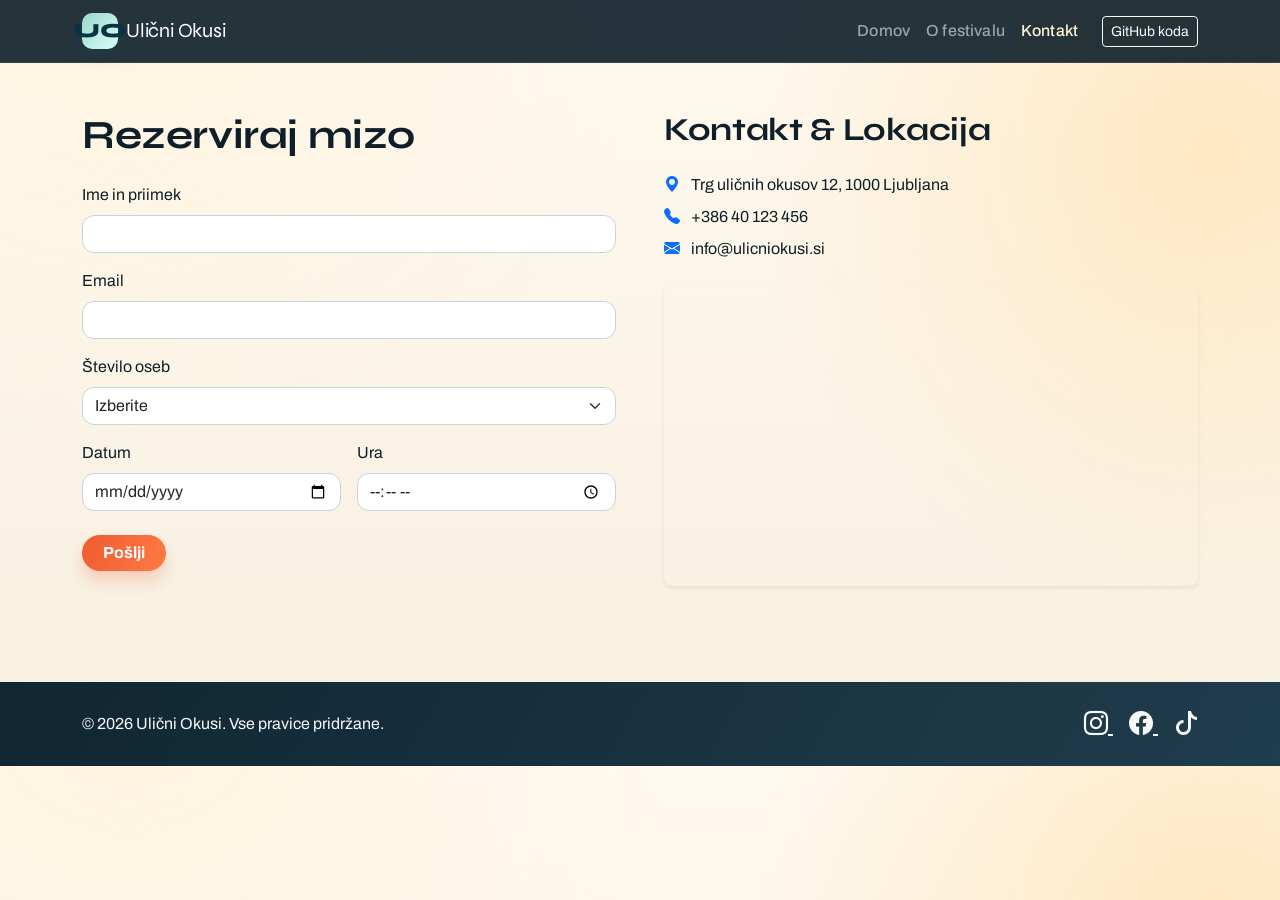
<file: kontakt.html>
<!doctype html>
<html lang="sl">
  <head>
    <meta charset="utf-8" />
    <meta name="viewport" content="width=device-width, initial-scale=1" />
    <title>Kontakt – Ulični Okusi</title>
    <link
      href="https://cdn.jsdelivr.net/npm/bootstrap@5.3.3/dist/css/bootstrap.min.css"
      rel="stylesheet"
      integrity="sha384-QWTKZyjpPEjISv5WaRU9OFeRpok6YctnYmDr5pNlyT2bRjXh0JMhjY6hW+ALEwIH"
      crossorigin="anonymous"
    />
    <link
      rel="stylesheet"
      href="https://cdn.jsdelivr.net/npm/bootstrap-icons@1.11.3/font/bootstrap-icons.min.css"
    />
    <link rel="stylesheet" href="style.css" />
  </head>
  <body>
    <nav class="navbar navbar-expand-lg navbar-dark bg-dark sticky-top">
      <div class="container">
        <a class="navbar-brand d-flex align-items-center gap-2" href="index.html">
          <span class="brand-logo">UO</span>
          <span>Ulični Okusi</span>
        </a>
        <button
          class="navbar-toggler"
          type="button"
          data-bs-toggle="collapse"
          data-bs-target="#mainNav"
          aria-controls="mainNav"
          aria-expanded="false"
          aria-label="Preklopi navigacijo"
        >
          <span class="navbar-toggler-icon"></span>
        </button>
        <div class="collapse navbar-collapse" id="mainNav">
          <ul class="navbar-nav ms-auto mb-2 mb-lg-0">
            <li class="nav-item">
              <a class="nav-link" href="index.html">Domov</a>
            </li>
            <li class="nav-item">
              <a class="nav-link" href="o-festivalu.html">O festivalu</a>
            </li>
            <li class="nav-item">
              <a class="nav-link active" aria-current="page" href="kontakt.html">Kontakt</a>
            </li>
          </ul>
          <a
            class="btn btn-outline-light btn-sm ms-lg-3 mt-2 mt-lg-0"
            href="https://github.com/R3sn1k/Bootstrap"
            target="_blank"
            rel="noopener noreferrer"
          >
            GitHub koda
          </a>
        </div>
      </div>
    </nav>

    <main class="py-5">
      <div class="container">
        <div class="row g-5">
          <div class="col-lg-6">
            <h1 class="fw-bold mb-4">Rezerviraj mizo</h1>
            <form class="needs-validation" novalidate>
              <div class="mb-3">
                <label for="fullName" class="form-label">Ime in priimek</label>
                <input
                  type="text"
                  class="form-control"
                  id="fullName"
                  required
                />
                <div class="invalid-feedback">Prosimo, vnesite ime in priimek.</div>
              </div>
              <div class="mb-3">
                <label for="email" class="form-label">Email</label>
                <input
                  type="email"
                  class="form-control"
                  id="email"
                  required
                />
                <div class="invalid-feedback">Vnesite veljaven email naslov.</div>
              </div>
              <div class="mb-3">
                <label for="guests" class="form-label">Število oseb</label>
                <select class="form-select" id="guests" required>
                  <option value="" selected disabled>Izberite</option>
                  <option>1</option>
                  <option>2</option>
                  <option>3</option>
                  <option>4</option>
                  <option>5</option>
                  <option>6</option>
                </select>
                <div class="invalid-feedback">Izberite število oseb.</div>
              </div>
              <div class="row g-3">
                <div class="col-md-6">
                  <label for="date" class="form-label">Datum</label>
                  <input type="date" class="form-control" id="date" required />
                  <div class="invalid-feedback">Izberite datum.</div>
                </div>
                <div class="col-md-6">
                  <label for="time" class="form-label">Ura</label>
                  <input type="time" class="form-control" id="time" required />
                  <div class="invalid-feedback">Izberite uro.</div>
                </div>
              </div>
              <button type="submit" class="btn btn-primary mt-4">
                Pošlji
              </button>
            </form>
          </div>

          <div class="col-lg-6">
            <h2 class="fw-bold mb-4">Kontakt & Lokacija</h2>
            <div class="mb-4">
              <p class="mb-2">
                <i class="bi bi-geo-alt-fill me-2 text-primary"></i>
                Trg uličnih okusov 12, 1000 Ljubljana
              </p>
              <p class="mb-2">
                <i class="bi bi-telephone-fill me-2 text-primary"></i>
                +386 40 123 456
              </p>
              <p class="mb-0">
                <i class="bi bi-envelope-fill me-2 text-primary"></i>
                info@ulicniokusi.si
              </p>
            </div>
            <div class="ratio ratio-16x9 rounded-3 overflow-hidden shadow-sm">
              <iframe
                src="https://www.google.com/maps/embed?pb=!1m18!1m12!1m3!1d2769.496454235564!2d14.505751315901743!3d46.05142637911221!2m3!1f0!2f0!3f0!3m2!1i1024!2i768!4f13.1!3m3!1m2!1s0x4765329a84f7e2a7%3A0x9b2d1b8f64f8f1da!2sLjubljana!5e0!3m2!1ssl!2ssi!4v1700000000000!5m2!1ssl!2ssi"
                style="border: 0"
                allowfullscreen
                loading="lazy"
                referrerpolicy="no-referrer-when-downgrade"
                title="Lokacija festivala"
              ></iframe>
            </div>
          </div>
        </div>
      </div>
    </main>

    <footer class="bg-dark text-light mt-5 py-4">
      <div class="container text-center text-md-start">
        <div class="row g-3 align-items-center">
          <div class="col-md-6">
            <p class="mb-0">
              &copy; 2026 Ulični Okusi. Vse pravice pridržane.
            </p>
          </div>
          <div class="col-md-6 text-md-end">
            <a class="text-light fs-4 me-3" href="#" aria-label="Instagram">
              <i class="bi bi-instagram"></i>
            </a>
            <a class="text-light fs-4 me-3" href="#" aria-label="Facebook">
              <i class="bi bi-facebook"></i>
            </a>
            <a class="text-light fs-4" href="#" aria-label="TikTok">
              <i class="bi bi-tiktok"></i>
            </a>
          </div>
        </div>
      </div>
    </footer>

    <script
      src="https://cdn.jsdelivr.net/npm/bootstrap@5.3.3/dist/js/bootstrap.bundle.min.js"
      integrity="sha384-YvpcrYf0tY3lHB60NNkmXc5s9fDVZLESaAA55NDzOxhy9GkcIdslK1eN7N6jIeHz"
      crossorigin="anonymous"
    ></script>
    <script src="script.js"></script>
  </body>
</html>
</file>
<file: style.css>
@import url("https://fonts.googleapis.com/css2?family=Archivo:wght@400;500;700&family=Syne:wght@600;700;800&display=swap");

:root {
  --ink-900: #0e1f29;
  --ink-700: #254152;
  --sand-100: #fbf5ea;
  --sand-200: #f4e7cf;
  --mint-300: #9bd6ca;
  --accent-500: #ef5b2f;
  --accent-600: #dd4d23;
  --hero-height: 76vh;
  --hero-min-height: 420px;
}

body {
  font-family: "Archivo", sans-serif;
  color: var(--ink-900);
  background:
    radial-gradient(circle at 10% -10%, #fff4df 0%, transparent 38%),
    radial-gradient(circle at 95% 20%, #ffe8c3 0%, transparent 34%),
    linear-gradient(180deg, #fff9ef 0%, #f7efdf 100%);
}

h1,
h2,
h3,
.navbar-brand {
  font-family: "Syne", "Archivo", sans-serif;
  letter-spacing: -0.01em;
}

.navbar.bg-dark {
  background: rgba(14, 31, 41, 0.9) !important;
  backdrop-filter: blur(8px);
  border-bottom: 1px solid rgba(255, 255, 255, 0.08);
}

.navbar .nav-link {
  font-weight: 500;
  letter-spacing: 0.01em;
}

.navbar .nav-link.active {
  color: #fff2d8 !important;
}

.brand-logo {
  display: inline-flex;
  width: 36px;
  height: 36px;
  align-items: center;
  justify-content: center;
  background: linear-gradient(135deg, var(--mint-300), #d8fff8);
  color: #083344;
  border-radius: 10px;
  font-weight: 800;
  box-shadow: 0 6px 14px rgba(24, 72, 82, 0.34);
}

#heroCarousel .carousel-item {
  height: var(--hero-height);
  min-height: var(--hero-min-height);
}

.hero-image {
  width: 100%;
  height: var(--hero-height);
  min-height: var(--hero-min-height);
  object-fit: cover;
  object-position: center;
  filter: saturate(1.05) contrast(1.02);
}

.carousel-caption {
  right: auto;
  left: 8%;
  bottom: 12%;
  width: min(620px, 84%);
  text-align: left;
  background:
    linear-gradient(115deg, rgba(14, 31, 41, 0.82), rgba(21, 49, 63, 0.74));
  border: 1px solid rgba(255, 255, 255, 0.16);
  backdrop-filter: blur(4px);
  padding: 1.4rem 1.6rem;
  border-radius: 1rem;
  box-shadow: 0 16px 30px rgba(8, 18, 24, 0.35);
}

.carousel-control-prev,
.carousel-control-next {
  width: 8%;
  opacity: 1;
}

.carousel-control-prev-icon,
.carousel-control-next-icon {
  width: 3.1rem;
  height: 3.1rem;
  border-radius: 999px;
  background-color: rgba(14, 31, 41, 0.8);
  border: 2px solid rgba(255, 255, 255, 0.82);
  background-size: 55% 55%;
}

.carousel-control-prev:hover .carousel-control-prev-icon,
.carousel-control-next:hover .carousel-control-next-icon {
  background-color: rgba(14, 31, 41, 0.95);
}

.btn-primary {
  background: linear-gradient(120deg, var(--accent-500), #ff7a45);
  border: none;
  color: #fff;
  font-weight: 700;
  border-radius: 999px;
  padding-inline: 1.3rem;
  box-shadow: 0 10px 16px rgba(239, 91, 47, 0.24);
}

.btn-primary:hover,
.btn-primary:focus {
  background: linear-gradient(120deg, var(--accent-600), #f66a36);
  transform: translateY(-1px);
}

.badge.text-bg-dark {
  background: linear-gradient(130deg, #1e3a4a, #355d72) !important;
}

.card {
  border: 1px solid rgba(37, 65, 82, 0.13);
  border-radius: 1rem;
  overflow: hidden;
  background: rgba(255, 255, 255, 0.72);
  backdrop-filter: blur(2px);
}

.chef-image {
  height: 280px;
  object-fit: cover;
}

.stall-image {
  height: 230px;
  object-fit: cover;
}

.stall-card {
  cursor: pointer;
  transition: transform 0.22s ease, box-shadow 0.22s ease, border-color 0.22s ease;
}

.stall-card:hover {
  transform: translateY(-6px) rotate(-0.15deg);
  box-shadow: 0 14px 30px rgba(37, 65, 82, 0.2);
  border-color: rgba(239, 91, 47, 0.35);
}

.modal-content {
  border-radius: 1rem;
  border: 1px solid rgba(37, 65, 82, 0.18);
  overflow: hidden;
}

.modal-header {
  background: linear-gradient(125deg, #163545, #28546a);
  color: #fff;
}

.modal-header .btn-close {
  filter: invert(1) saturate(0);
}

.form-control,
.form-select {
  border-radius: 0.75rem;
  border-color: #c7d4dd;
}

.form-control:focus,
.form-select:focus {
  border-color: #7db6ab;
  box-shadow: 0 0 0 0.25rem rgba(125, 182, 171, 0.25);
}

footer.bg-dark {
  background: linear-gradient(120deg, #102632, #203d4d) !important;
}

footer a.text-light {
  transition: opacity 0.2s ease, transform 0.2s ease;
}

footer a.text-light:hover {
  opacity: 0.78;
  transform: translateY(-2px);
}

@media (max-width: 992px) {
  :root {
    --hero-height: 64vh;
    --hero-min-height: 360px;
  }

  .carousel-caption {
    left: 6%;
    bottom: 10%;
    width: min(560px, 90%);
  }
}

@media (max-width: 768px) {
  :root {
    --hero-height: 56vh;
    --hero-min-height: 300px;
  }

  .chef-image,
  .stall-image {
    height: 220px;
  }

  .carousel-caption {
    left: 5%;
    right: 5%;
    bottom: 8%;
    width: auto;
    padding: 1rem;
  }

  .carousel-caption h1 {
    font-size: 1.55rem;
  }

  .carousel-caption .lead {
    font-size: 1rem;
  }
}
</file>
